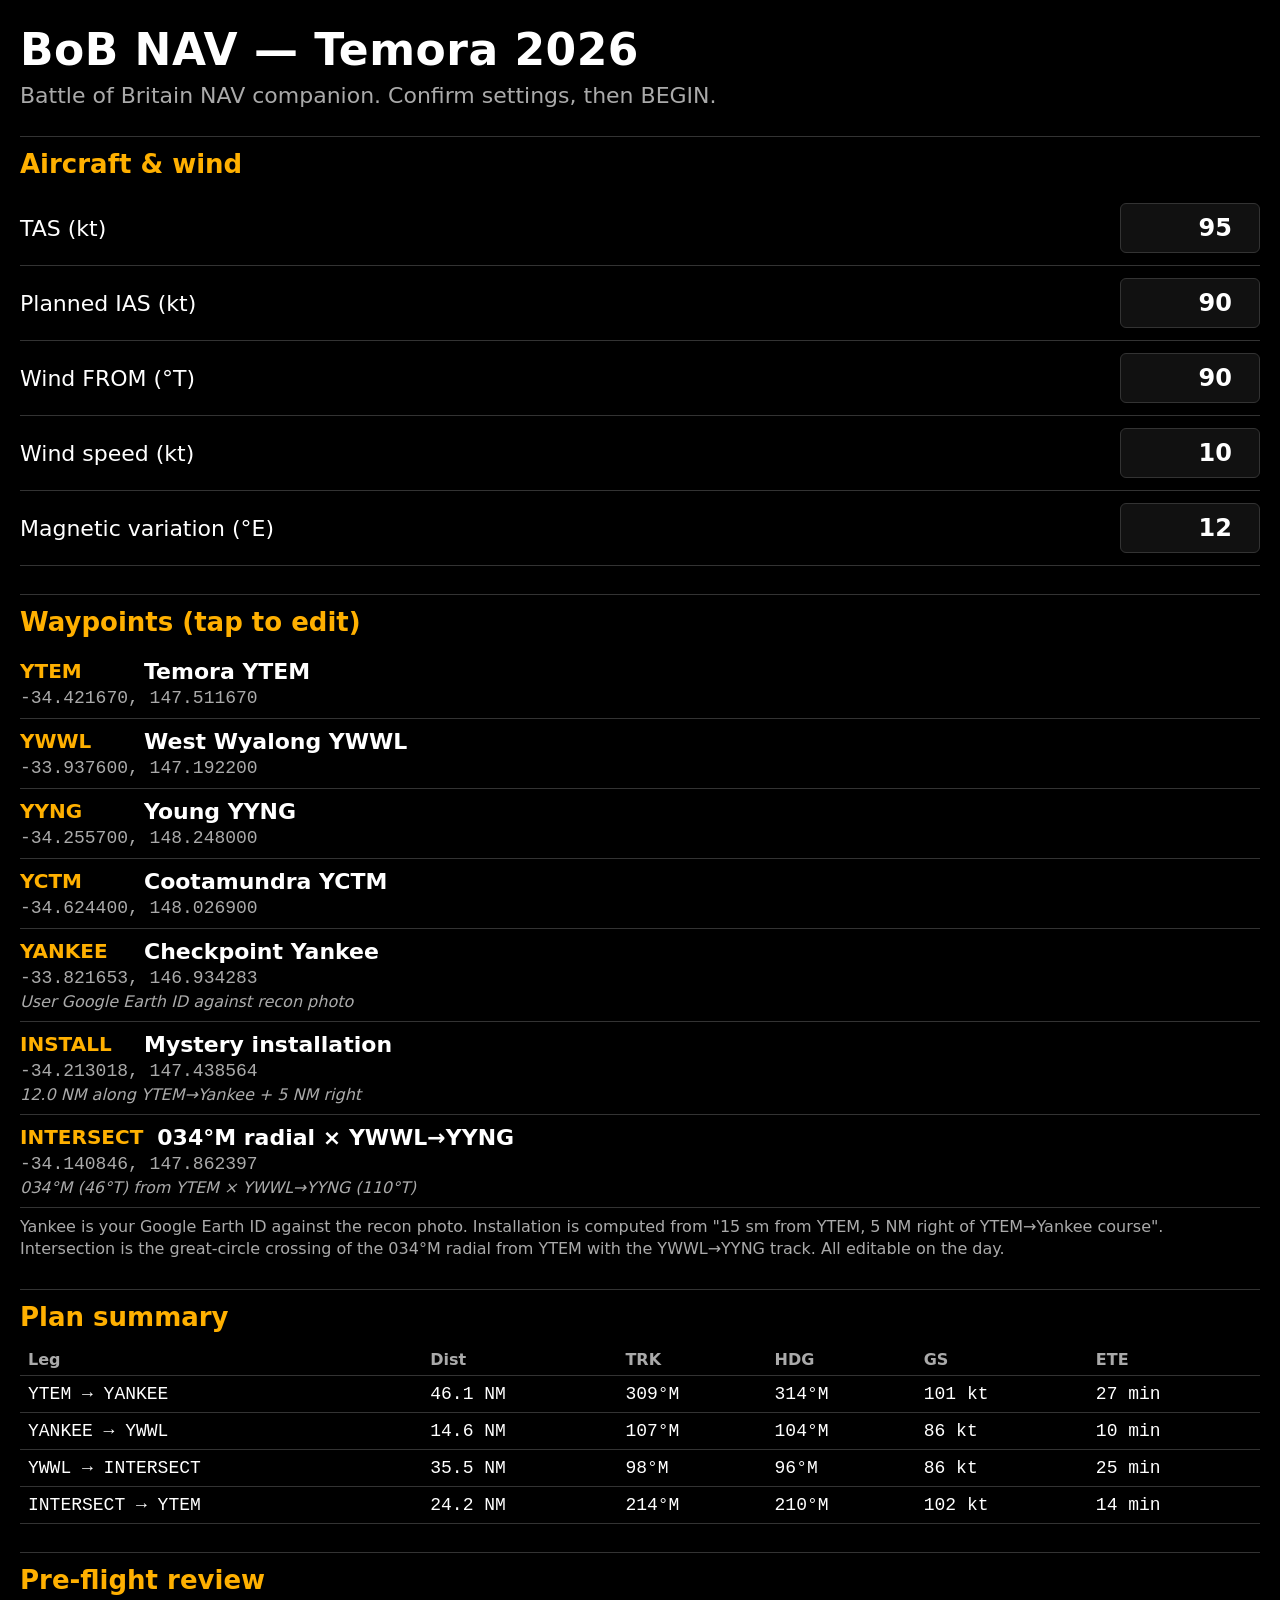
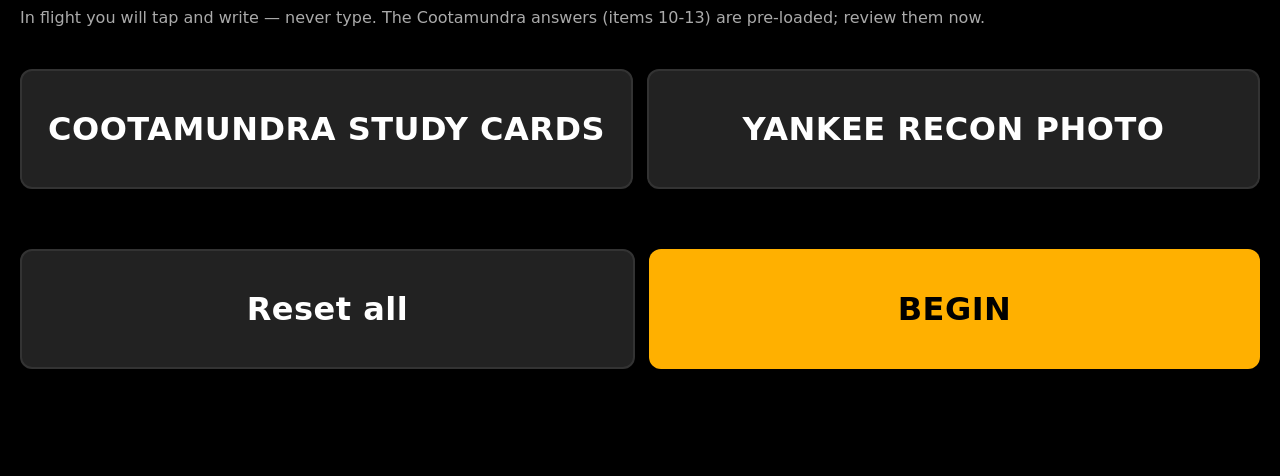
<file: index.html>
<!DOCTYPE html>
<html lang="en">
<head>
  <meta charset="UTF-8">
  <meta name="viewport" content="width=device-width, initial-scale=1, viewport-fit=cover, user-scalable=no">
  <meta name="apple-mobile-web-app-capable" content="yes">
  <meta name="apple-mobile-web-app-status-bar-style" content="black-translucent">
  <meta name="apple-mobile-web-app-title" content="BoB NAV">
  <meta name="theme-color" content="#000000">
  <link rel="apple-touch-icon" href="assets/icon-192.png">
  <link rel="manifest" href="manifest.webmanifest">
  <link rel="stylesheet" href="styles.css">
  <title>BoB NAV — Temora 2026</title>
  <script>
    if ('serviceWorker' in navigator && location.protocol === 'https:') {
      window.addEventListener('load', () => {
        navigator.serviceWorker.register('sw.js').catch(() => {});
      });
    }
  </script>
</head>
<body>
  <div id="app">
    <section id="screen-setup" class="screen"></section>
    <section id="screen-flight" class="screen hidden"></section>
    <section id="screen-summary" class="screen hidden"></section>
    <div id="modal-photo" class="modal hidden"></div>
    <div id="modal-study" class="modal hidden"></div>
  </div>
  <div id="flash"></div>
  <script type="module" src="app.js"></script>
</body>
</html>
</file>
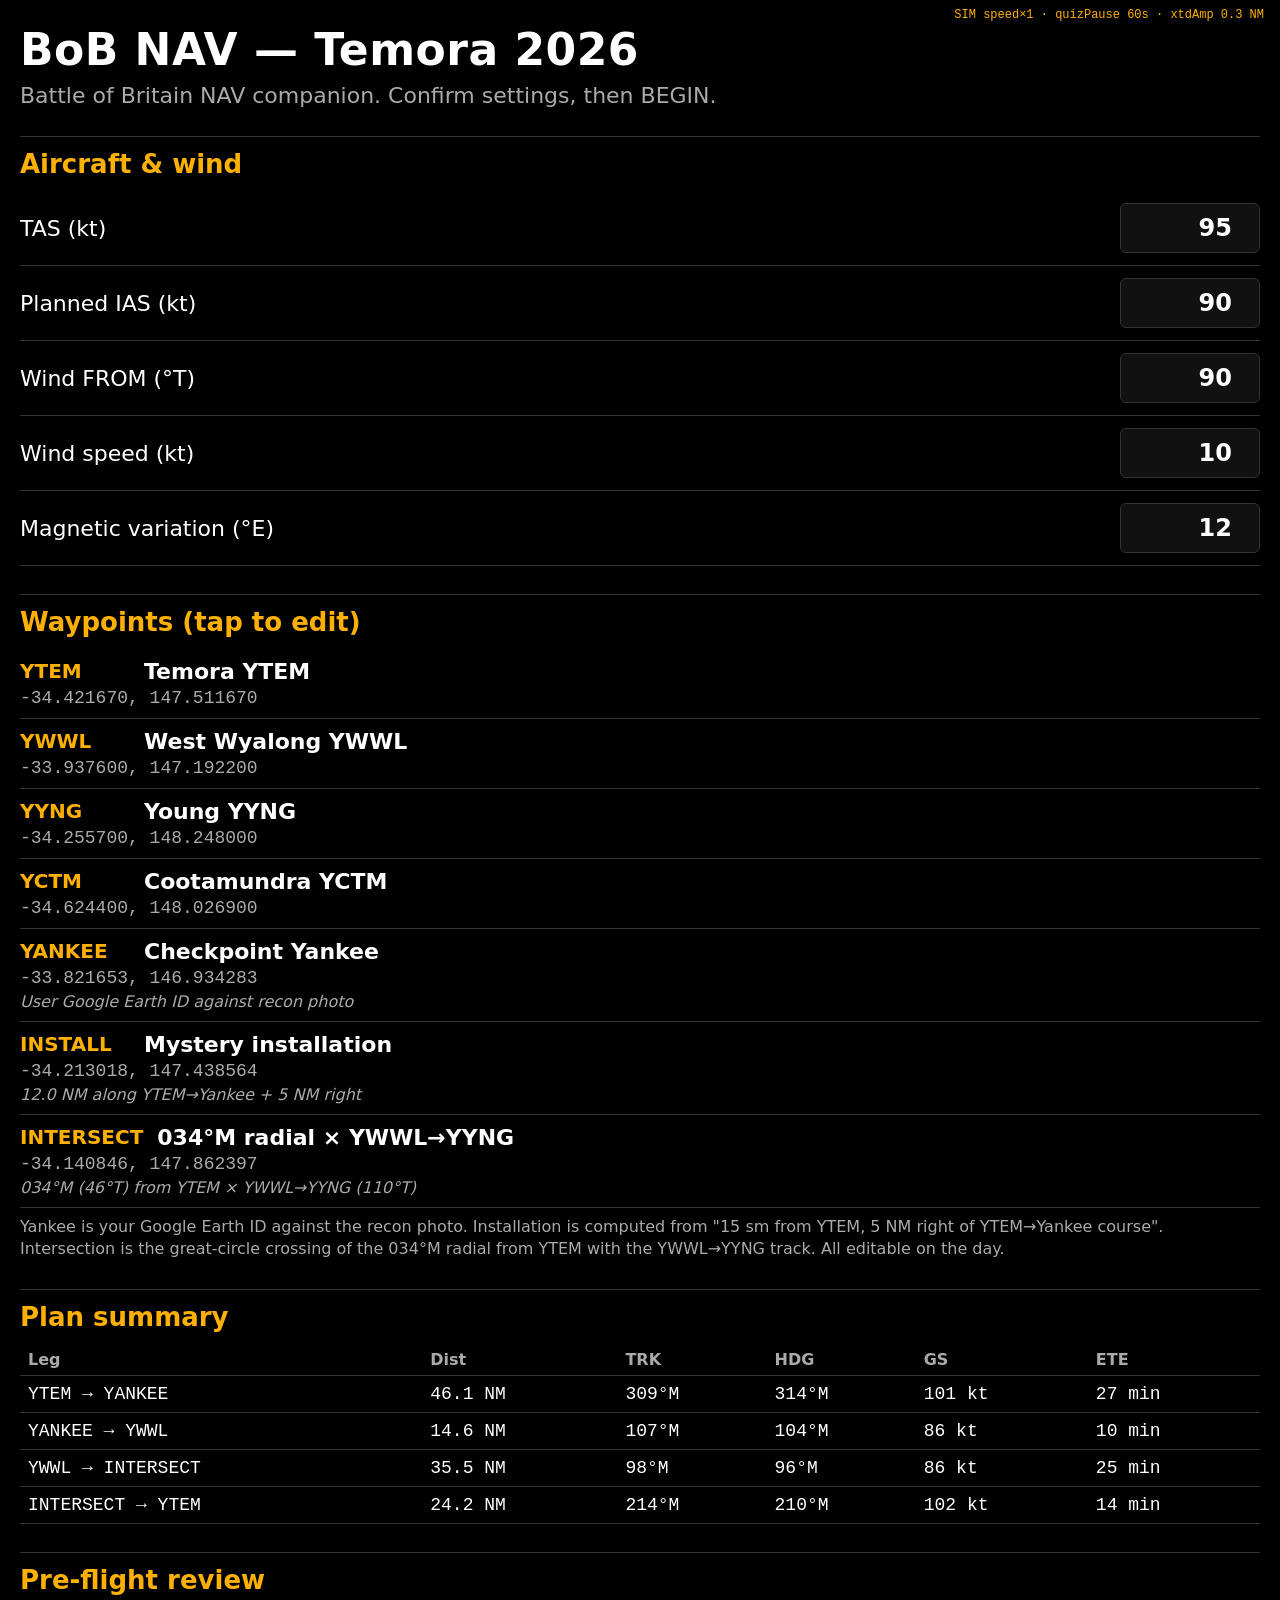
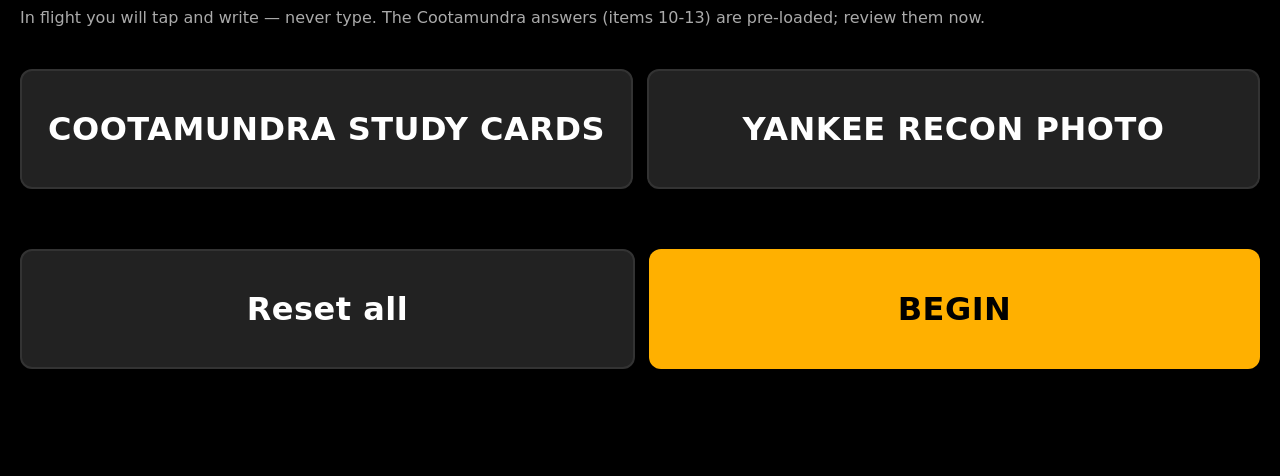
<file: sim.html>
<!DOCTYPE html>
<!--
  sim.html — simulator entry point. Loads sim.js, which installs a fake
  GeoWatcher and statically imports app.js so the real UI runs against
  synthetic GPS fixes. No service worker registration here — we want
  fresh app.js / sim.js on every reload. Originally a local-only test
  rig; published with the post-flight build for demo purposes.
-->
<html lang="en">
<head>
  <meta charset="UTF-8">
  <meta name="viewport" content="width=device-width, initial-scale=1, viewport-fit=cover, user-scalable=no">
  <meta name="theme-color" content="#000000">
  <link rel="stylesheet" href="styles.css">
  <title>BoB NAV — SIM</title>
</head>
<body>
  <div id="app">
    <section id="screen-setup" class="screen"></section>
    <section id="screen-flight" class="screen hidden"></section>
    <section id="screen-summary" class="screen hidden"></section>
    <div id="modal-photo" class="modal hidden"></div>
    <div id="modal-study" class="modal hidden"></div>
  </div>
  <div id="flash"></div>
  <!--
    Reset persisted app state synchronously, BEFORE any module loads.
    Module scripts are deferred, so this inline classic script runs first.
    app.js reads localStorage at module init time (loadSettings,
    loadPhaseIndex, loadAnswers) — the reset has to happen now or the
    sim inherits leftover phase/answers from the previous run.

    Also: if you previously visited index.html on this origin, its
    service worker is still installed and will intercept requests from
    sim.html, serving cached versions of app.js/route.js etc. Unregister
    any SWs and clear all caches on every sim load so we always run live
    code. Reload once after cleanup so the next request is intercepted
    by nobody.
  -->
  <script>
    (function () {
      try {
        const SKEY = 'bobnav.settings.v1';
        localStorage.setItem('bobnav.phase.v1', '0');
        localStorage.removeItem('bobnav.answers.v1');
        const cur = JSON.parse(localStorage.getItem(SKEY) || '{}');
        const params = new URLSearchParams(location.search);
        const varE = Number(params.get('varE') ?? '12');
        localStorage.setItem(SKEY, JSON.stringify({
          tasKt: 95, iasKt: 90, windFromT: 90, windKt: 10,
          ...cur,
          varE,
          takeoffAt: null,
        }));
      } catch (_) {}
    })();
    (async function nukeSW() {
      const params = new URLSearchParams(location.search);
      if (params.get('_clean') === '1') {
        console.info('[sim] post-cleanup load — running fresh');
        return;
      }
      let cleaned = false;
      if ('serviceWorker' in navigator) {
        const regs = await navigator.serviceWorker.getRegistrations();
        console.info('[sim] SW registrations found:', regs.length);
        if (regs.length > 0) {
          await Promise.all(regs.map((r) => r.unregister()));
          cleaned = true;
        }
      }
      if ('caches' in window) {
        const keys = await caches.keys();
        console.info('[sim] cache keys found:', keys);
        if (keys.length > 0) {
          await Promise.all(keys.map((k) => caches.delete(k)));
          cleaned = true;
        }
      }
      if (cleaned) {
        console.info('[sim] SW + caches cleared, reloading…');
        params.set('_clean', '1');
        location.replace(location.pathname + '?' + params.toString());
      }
    })();
  </script>
  <script type="module" src="sim.js"></script>
</body>
</html>
</file>
<file: styles.css>
/* styles.css — high-contrast cockpit UI
 * Sized for an iPad mounted on the right side of the panel, viewed at arm's
 * reach (~50-70 cm) from the left seat. Black background, white type,
 * single accent amber for "act now" callouts and the CDI needle.
 */

:root {
  --bg: #000;
  --fg: #fff;
  --dim: #aaa;
  --line: #333;
  --accent: #FFB000;        /* amber */
  --good: #6f6;
  --bad: #f55;

  /* Flight-screen sizes — calibrated for arm's-reach viewing */
  --status-pt: 30px;
  --headline-pt: 88px;
  --subhead-pt: 36px;
  --numeric-pt: 110px;
  --num-label-pt: 24px;
  --body-pt: 36px;
  --target-h: 120px;

  /* Setup-screen sizes — read on the ground at desk distance */
  --setup-base: 22px;
}

* { box-sizing: border-box; margin: 0; padding: 0; }

html, body {
  height: 100%;
  background: var(--bg);
  color: var(--fg);
  font-family: -apple-system, "SF Pro Display", system-ui, sans-serif;
  font-weight: 600;
  -webkit-text-size-adjust: 100%;
  -webkit-tap-highlight-color: transparent;
  overscroll-behavior: none;
  touch-action: manipulation;
}

input, button, select, textarea {
  font: inherit;
  color: inherit;
  background: transparent;
  border: none;
}

button {
  cursor: pointer;
  -webkit-user-select: none;
  user-select: none;
}

.hidden { display: none !important; }

/* ===== Screens ===== */

#app { width: 100%; min-height: 100%; }

.screen {
  width: 100%;
  min-height: 100vh;
  padding: 16px;
}

/* ===== Setup screen ===== */

#screen-setup {
  font-size: var(--setup-base);
  padding: 24px 20px 80px;
}

#screen-setup h1 {
  font-size: 44px;
  letter-spacing: 0.5px;
  margin-bottom: 8px;
}

#screen-setup .tagline {
  color: var(--dim);
  font-weight: 500;
  margin-bottom: 24px;
}

#screen-setup section {
  margin: 28px 0;
  padding-top: 12px;
  border-top: 1px solid var(--line);
}

#screen-setup h2 {
  font-size: 26px;
  margin-bottom: 12px;
  color: var(--accent);
}

.num-row {
  display: flex;
  align-items: center;
  justify-content: space-between;
  gap: 12px;
  padding: 12px 0;
  border-bottom: 1px solid var(--line);
}
.num-row span { font-weight: 500; }
.num-row input {
  width: 140px;
  padding: 10px 12px;
  font-size: 24px;
  text-align: right;
  background: #111;
  border: 1px solid var(--line);
  border-radius: 6px;
}

.wp-row {
  display: grid;
  grid-template-columns: minmax(110px, max-content) 1fr;
  grid-template-rows: auto auto;
  gap: 4px 14px;
  padding: 10px 0;
  border-bottom: 1px solid var(--line);
}
.wp-id { grid-column: 1; grid-row: 1; font-weight: 700; color: var(--accent); white-space: nowrap; font-size: 20px; }
.wp-name { grid-column: 2; grid-row: 1; font-weight: 600; }
.wp-coord { grid-column: 1 / span 2; grid-row: 2; color: var(--dim); font-family: ui-monospace, "SF Mono", Menlo, monospace; font-weight: 500; font-size: 18px; }
.wp-note { grid-column: 1 / span 2; grid-row: 3; color: var(--dim); font-weight: 400; font-style: italic; font-size: 16px; }

.plan-summary table {
  width: 100%;
  border-collapse: collapse;
  font-size: 18px;
}
.plan-summary th {
  text-align: left;
  padding: 6px 8px;
  font-size: 16px;
  color: var(--dim);
  border-bottom: 1px solid var(--line);
}
.plan-summary td {
  padding: 8px;
  border-bottom: 1px solid var(--line);
  font-family: ui-monospace, "SF Mono", Menlo, monospace;
  font-weight: 500;
}

.small { color: var(--dim); font-size: 16px; font-weight: 500; margin-top: 8px; line-height: 1.4; }

/* ===== Buttons ===== */

.btn-primary, .btn-secondary {
  min-height: var(--target-h);
  padding: 0 24px;
  border-radius: 12px;
  font-size: 32px;
  font-weight: 700;
  letter-spacing: 0.5px;
  flex: 1;
}
.btn-primary {
  background: var(--accent);
  color: #000;
}
.btn-secondary {
  background: #222;
  color: var(--fg);
  border: 2px solid var(--line);
}

.btn-row {
  display: flex;
  gap: 14px;
  padding: 16px 0;
}

.btn-row-bottom {
  position: sticky;
  bottom: 0;
  margin-top: auto;
  background: linear-gradient(180deg, transparent 0%, var(--bg) 30%, var(--bg) 100%);
  padding-top: 28px;
  padding-bottom: env(safe-area-inset-bottom, 16px);
}

#screen-setup .btn-row {
  margin-top: 24px;
}

/* ===== Flight screen ===== */

#screen-flight {
  display: flex;
  flex-direction: column;
  min-height: 100vh;
  padding: 12px 16px env(safe-area-inset-bottom, 16px);
  font-size: var(--body-pt);
}

.status-row {
  display: flex;
  justify-content: space-between;
  align-items: center;
  font-size: var(--status-pt);
  font-weight: 600;
  color: var(--dim);
  padding: 4px 0 12px;
  font-family: ui-monospace, "SF Mono", Menlo, monospace;
  letter-spacing: 0.5px;
}

.headline {
  font-size: var(--headline-pt);
  line-height: 1;
  letter-spacing: -1px;
  font-weight: 800;
  margin: 4px 0 4px;
  padding: 6px 0;
}
.headline.alert {
  color: var(--accent);
  text-shadow: 0 0 1px var(--accent);
}

.subhead {
  font-size: var(--subhead-pt);
  font-weight: 600;
  color: var(--dim);
  margin-bottom: 16px;
  line-height: 1.1;
}

.cdi-block {
  margin: 8px 0 16px;
}
.cdi-block.no-fix {
  color: var(--dim);
  font-size: var(--subhead-pt);
}

.track-row {
  display: flex;
  justify-content: space-between;
  align-items: baseline;
  font-size: 38px;
  margin-bottom: 16px;
  font-family: ui-monospace, "SF Mono", Menlo, monospace;
}
.track-row label {
  color: var(--dim);
  font-weight: 500;
  font-size: 24px;
  margin-right: 8px;
}
.track-row strong { font-weight: 700; }
.drift { font-weight: 700; }
.drift.alert { color: var(--accent); }

.cdi {
  position: relative;
  padding: 16px 8px 4px;
  border: 2px solid var(--line);
  border-radius: 8px;
  background: #0a0a0a;
}

.cdi-scale {
  position: relative;
  display: flex;
  justify-content: space-between;
  align-items: center;
  height: 36px;
  font-size: 28px;
  color: var(--dim);
  font-family: ui-monospace, "SF Mono", Menlo, monospace;
  font-weight: 500;
}
.cdi-d { font-size: 24px; }
.cdi-c { color: var(--fg); font-weight: 700; }

.cdi-needle {
  position: absolute;
  top: -10px;
  bottom: -10px;
  width: 6px;
  background: var(--accent);
  border-radius: 3px;
  transform: translateX(-50%);
  box-shadow: 0 0 8px rgba(255, 176, 0, 0.6);
  transition: left 0.2s ease-out;
}

.cdi-numeric {
  text-align: center;
  font-size: 28px;
  margin-top: 10px;
  font-family: ui-monospace, "SF Mono", Menlo, monospace;
  color: var(--fg);
  font-weight: 700;
}

.numerics {
  display: grid;
  grid-template-columns: 1fr 1fr 1fr;
  gap: 4px;
  margin: 16px 0 8px;
}
.num-cell { text-align: center; }
.num-val {
  font-size: var(--numeric-pt);
  line-height: 1;
  font-weight: 800;
  font-family: ui-monospace, "SF Mono", Menlo, monospace;
  letter-spacing: -2px;
}
.num-lab {
  font-size: var(--num-label-pt);
  color: var(--dim);
  font-weight: 500;
  margin-top: 4px;
}
.num-target {
  grid-column: 1 / span 3;
  text-align: center;
  font-size: 30px;
  margin-top: 8px;
  color: var(--dim);
  font-weight: 600;
}

.secondary {
  text-align: center;
  font-size: 32px;
  color: var(--dim);
  margin: 8px 0 16px;
}
.secondary strong { color: var(--fg); }

/* ===== Quiz ===== */

.quiz {
  margin: 16px 0;
  padding: 16px;
  border: 2px solid var(--accent);
  border-radius: 12px;
  background: rgba(255, 176, 0, 0.06);
}
.quiz-title {
  font-size: 34px;
  font-weight: 700;
  color: var(--accent);
  margin-bottom: 14px;
}
.quiz-options {
  display: grid;
  grid-template-columns: 1fr 1fr;
  gap: 12px;
}
.quiz-opt {
  min-height: var(--target-h);
  padding: 12px 16px;
  font-size: 28px;
  font-weight: 600;
  background: #111;
  color: var(--fg);
  border: 2px solid var(--line);
  border-radius: 8px;
  text-align: center;
}
.quiz-opt.selected {
  background: var(--accent);
  color: #000;
  border-color: var(--accent);
}

.quiz-field { margin: 10px 0; }
.quiz-field label {
  display: block;
  font-size: 24px;
  color: var(--dim);
  margin-bottom: 6px;
  font-weight: 500;
}
.quiz-field input {
  width: 100%;
  padding: 14px 12px;
  font-size: 28px;
  background: #111;
  border: 1px solid var(--line);
  border-radius: 6px;
}
.choice-row {
  display: flex;
  gap: 8px;
  flex-wrap: wrap;
}
.choice {
  flex: 1 1 auto;
  min-width: 120px;
  min-height: 80px;
  padding: 8px 16px;
  font-size: 28px;
  background: #111;
  color: var(--fg);
  border: 2px solid var(--line);
  border-radius: 6px;
  font-weight: 700;
}
.choice.selected {
  background: var(--accent);
  color: #000;
  border-color: var(--accent);
}

.counter-row {
  display: flex;
  align-items: stretch;
  gap: 12px;
}
.counter-btn {
  flex: 0 0 auto;
  min-width: 100px;
  min-height: 100px;
  font-size: 56px;
  font-weight: 800;
  background: #111;
  color: var(--fg);
  border: 2px solid var(--line);
  border-radius: 10px;
}
.counter-btn:active {
  background: var(--accent);
  color: #000;
}
.counter-val {
  flex: 1 1 auto;
  min-height: 100px;
  display: flex;
  align-items: center;
  justify-content: center;
  font-size: 72px;
  font-weight: 800;
  font-family: ui-monospace, "SF Mono", Menlo, monospace;
  background: #0a0a0a;
  border: 2px solid var(--line);
  border-radius: 10px;
}

/* ===== Modals ===== */

.modal {
  position: fixed;
  inset: 0;
  background: rgba(0, 0, 0, 0.96);
  z-index: 1000;
  overflow-y: auto;
  padding: 16px;
}
.modal-inner {
  max-width: 100%;
  margin: 0 auto;
  padding-bottom: 80px;
}
.modal-inner img {
  max-width: 100%;
  height: auto;
  display: block;
  margin: 0 auto 20px;
}
.modal-inner.study h2 {
  font-size: 34px;
  margin-bottom: 16px;
  color: var(--accent);
}
.study-card {
  margin: 18px 0;
  padding: 14px 16px;
  border-left: 4px solid var(--accent);
  background: #0a0a0a;
}
.study-card h3 {
  font-size: 26px;
  margin-bottom: 8px;
  color: var(--accent);
}
.study-card p {
  font-size: 22px;
  font-weight: 500;
  line-height: 1.35;
  margin: 6px 0;
}

.modal-inner .btn-primary {
  position: sticky;
  bottom: env(safe-area-inset-bottom, 16px);
  margin-top: 16px;
}

/* ===== Summary screen ===== */

#screen-summary {
  font-size: 24px;
  padding: 24px 20px 80px;
}
#screen-summary h1 {
  font-size: 48px;
  margin-bottom: 16px;
}
#screen-summary section {
  margin: 20px 0;
  padding: 12px 0;
  border-top: 1px solid var(--line);
}
#screen-summary h2 {
  font-size: 28px;
  margin-bottom: 8px;
  color: var(--accent);
}
#screen-summary p { font-size: 22px; margin: 4px 0; line-height: 1.4; }

/* ===== Flash overlay ===== */

#flash {
  position: fixed;
  inset: 0;
  background: var(--accent);
  opacity: 0;
  pointer-events: none;
  transition: opacity 0.7s ease-out;
  z-index: 9999;
}
#flash.active {
  opacity: 0.85;
  transition: opacity 0.05s;
}

/* ===== Orientation ===== */

@media (orientation: landscape) and (max-height: 700px) {
  :root {
    --headline-pt: 64px;
    --numeric-pt: 88px;
    --subhead-pt: 28px;
  }
}
</file>
